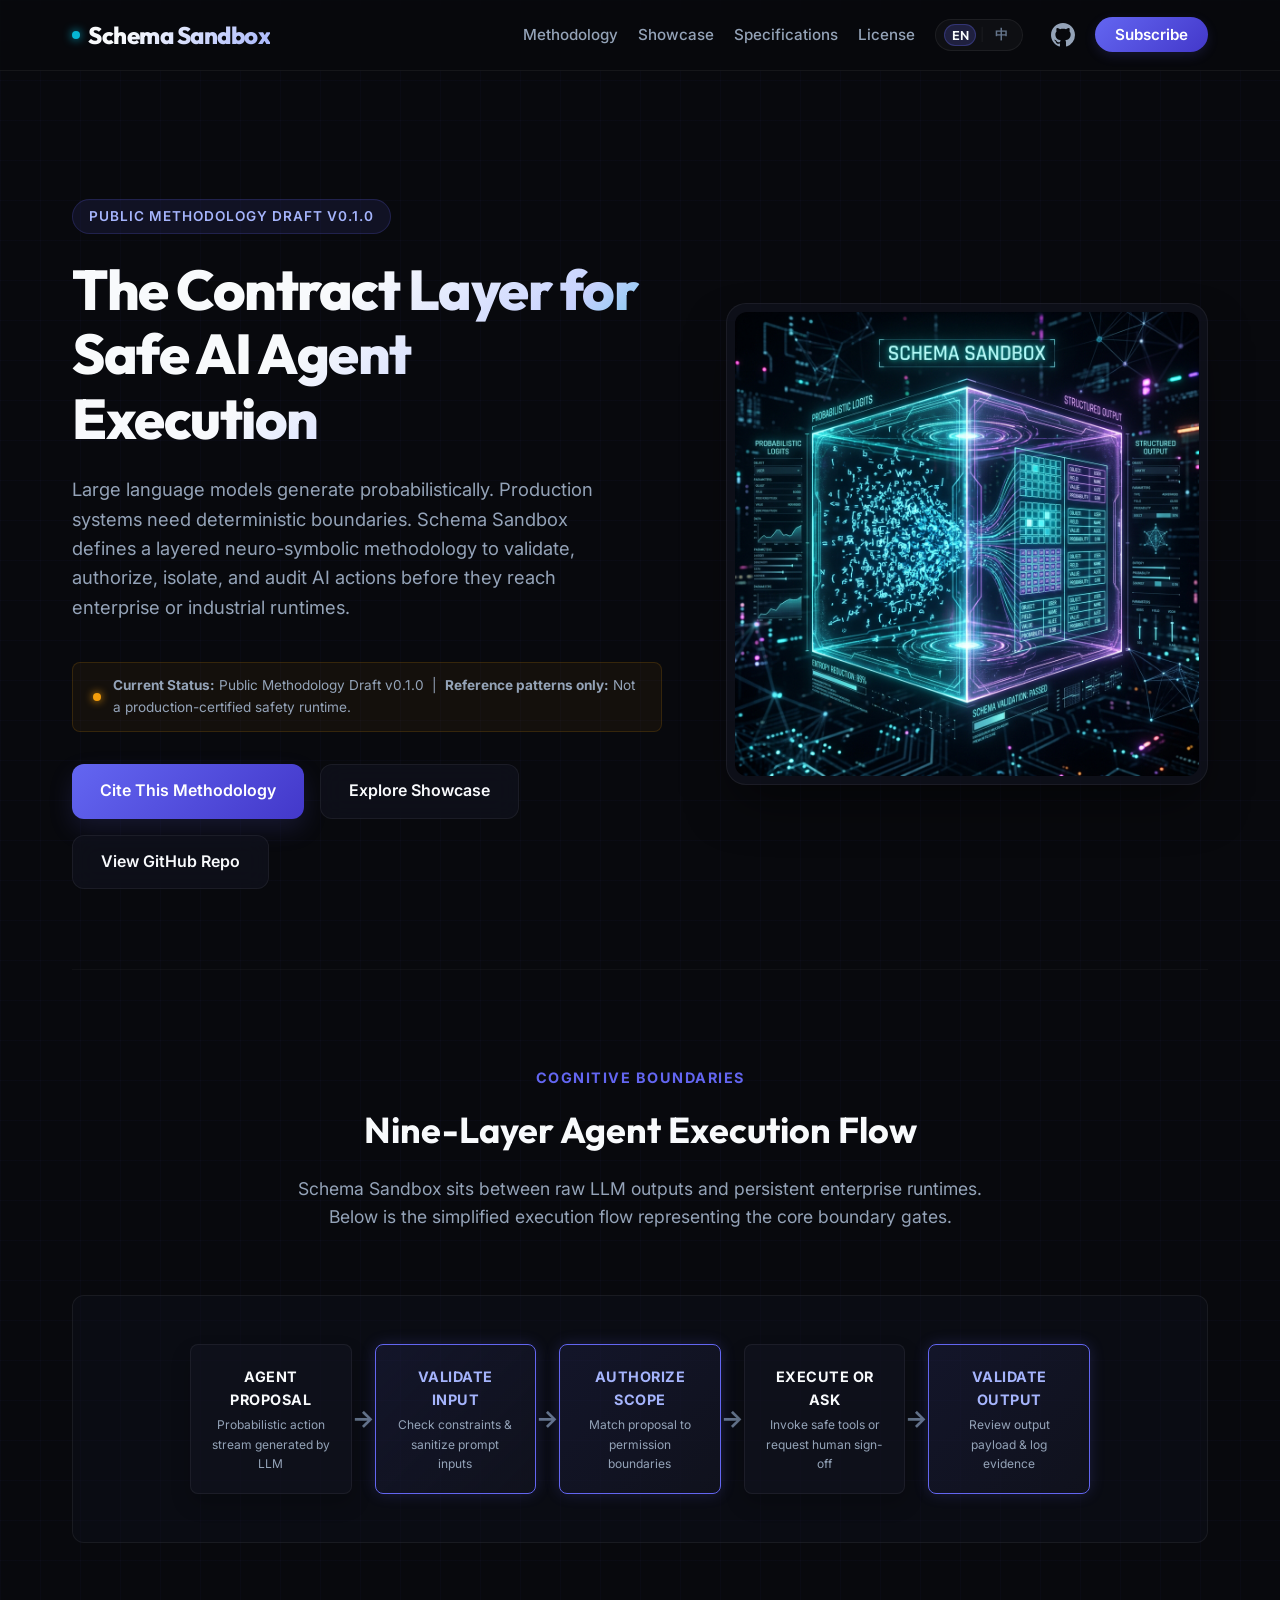
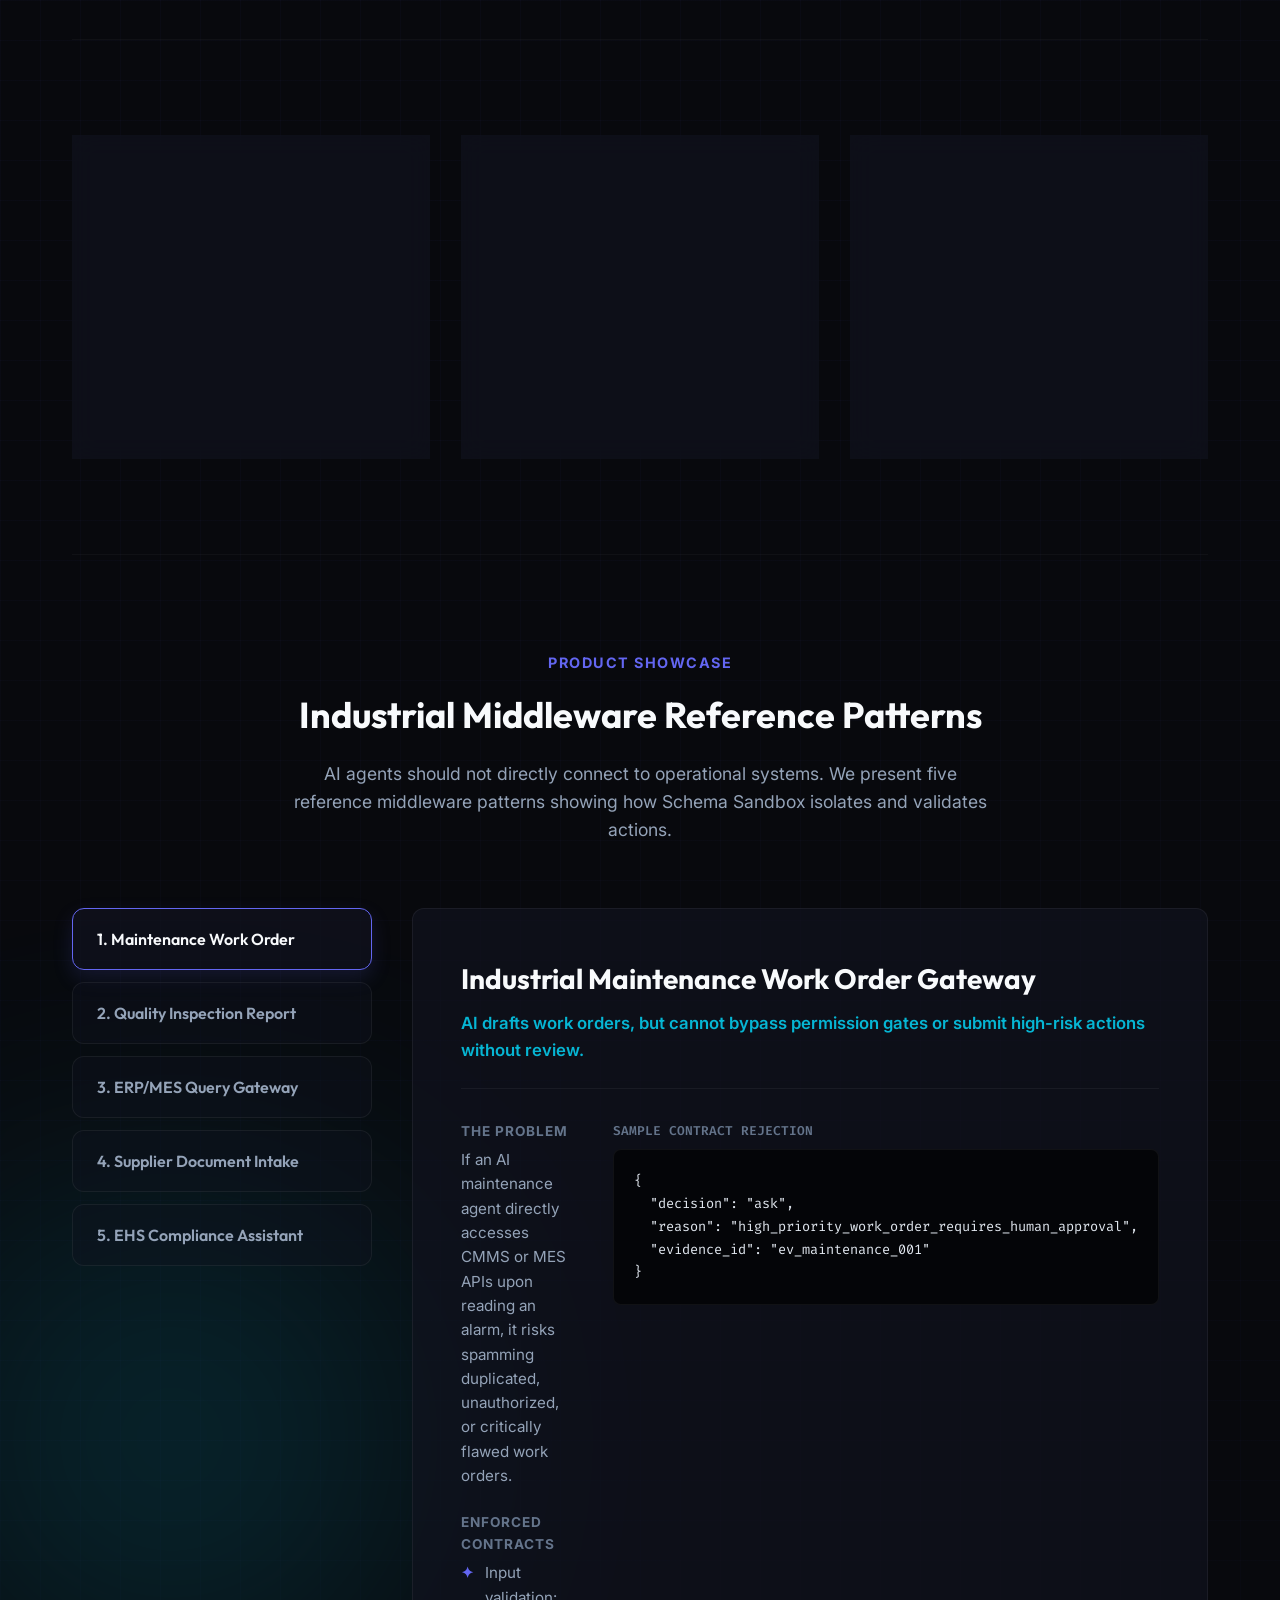
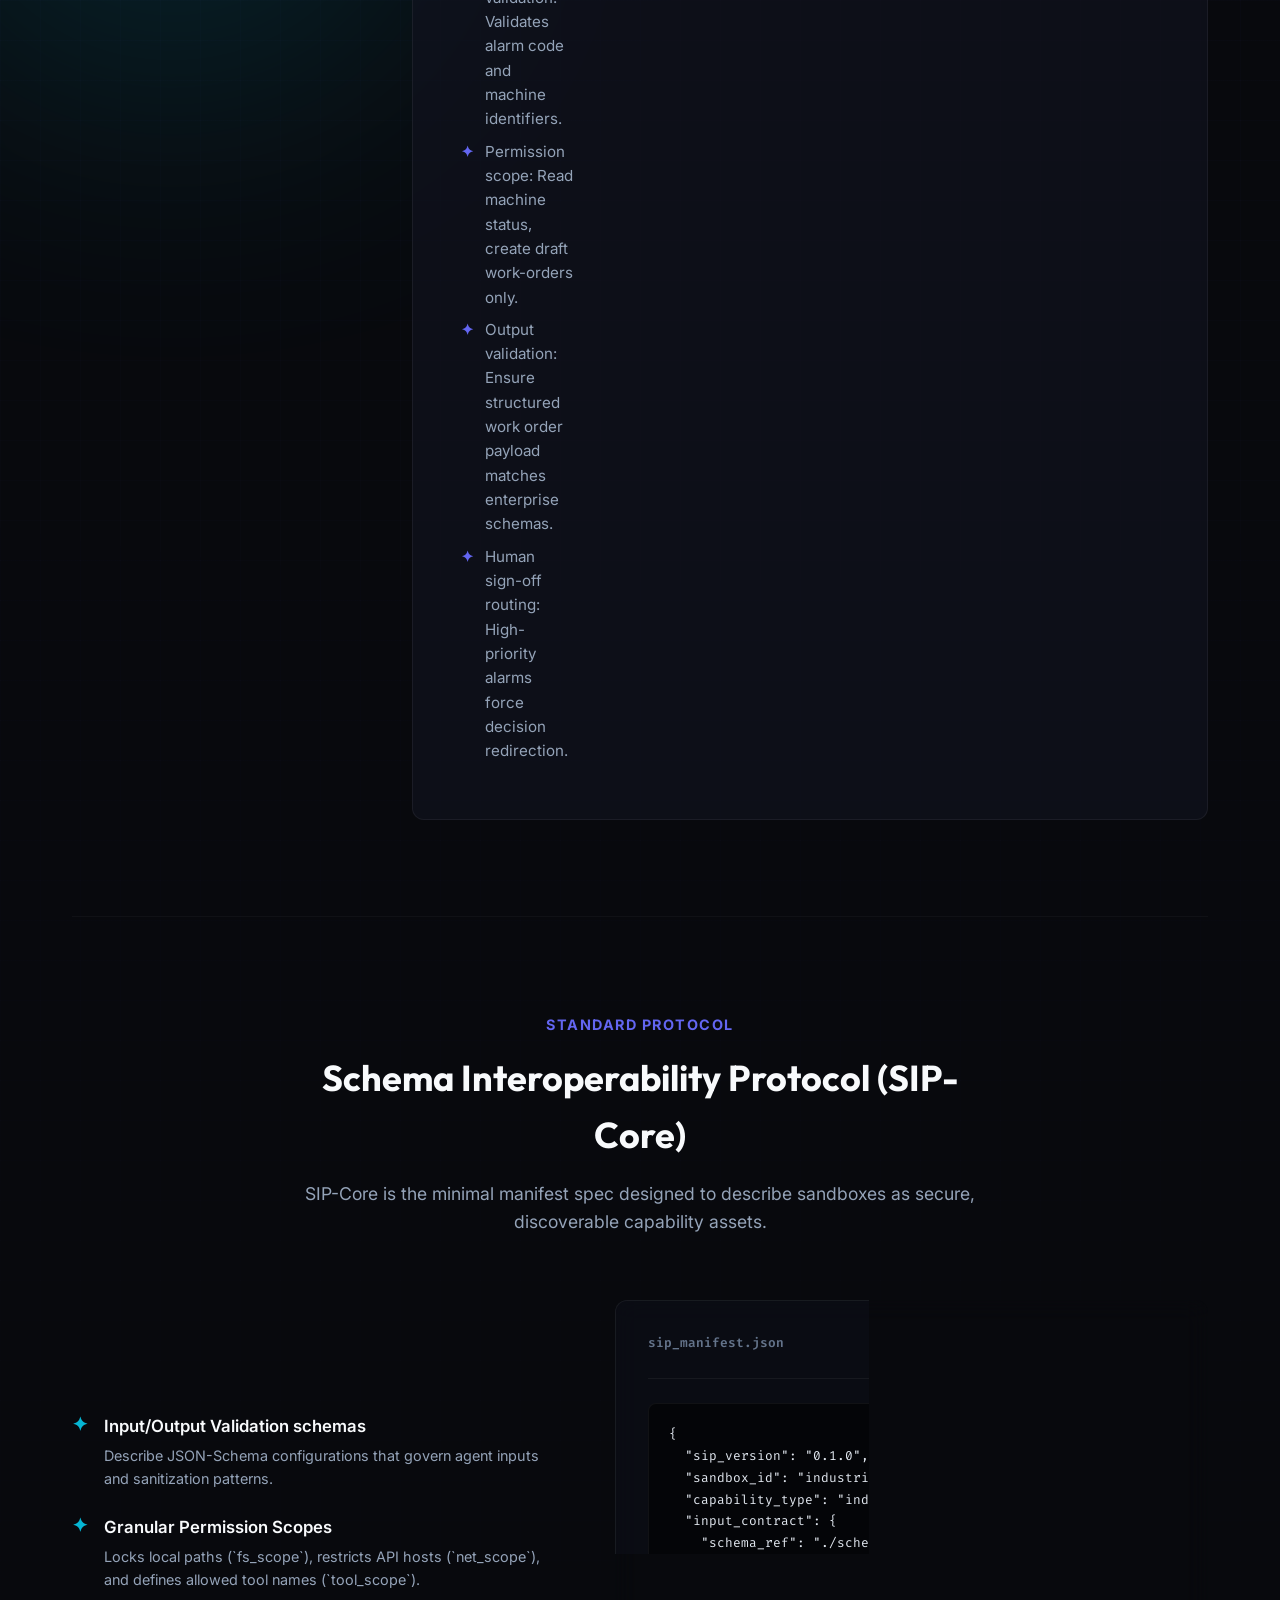
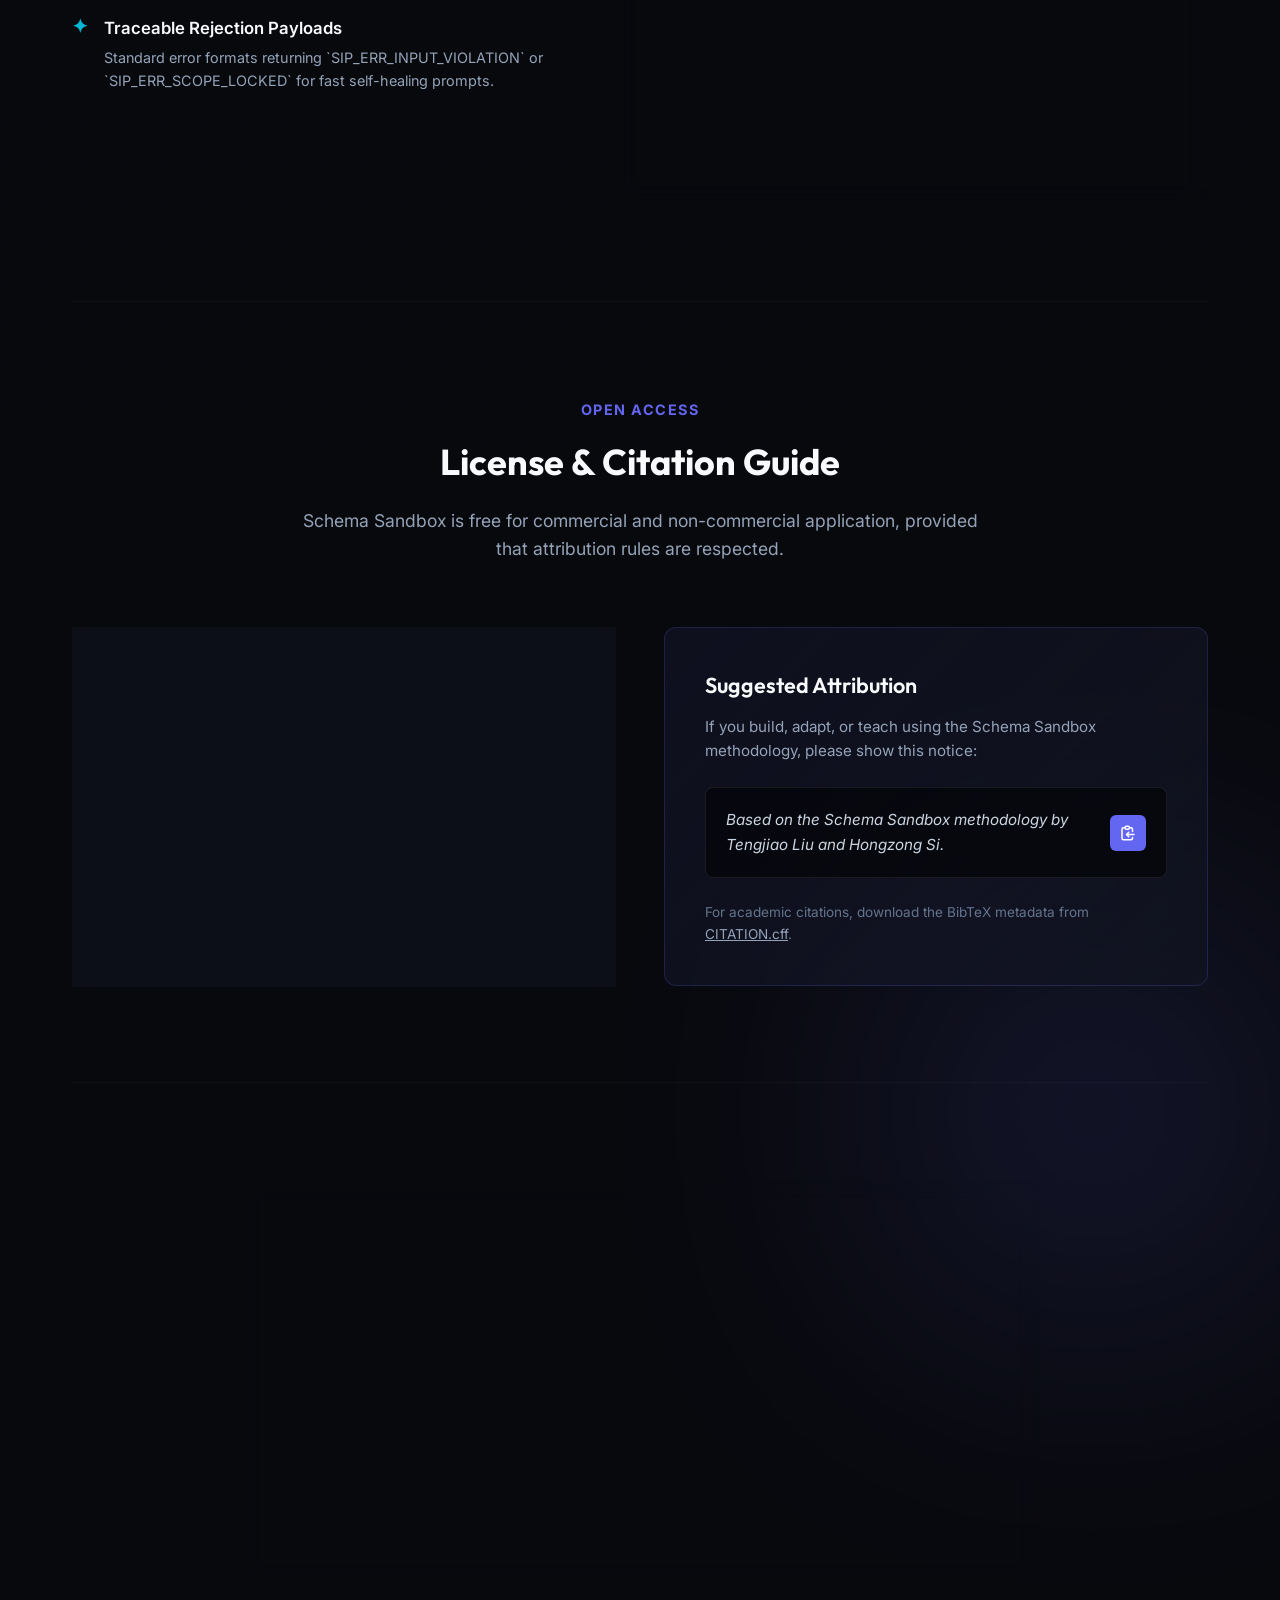
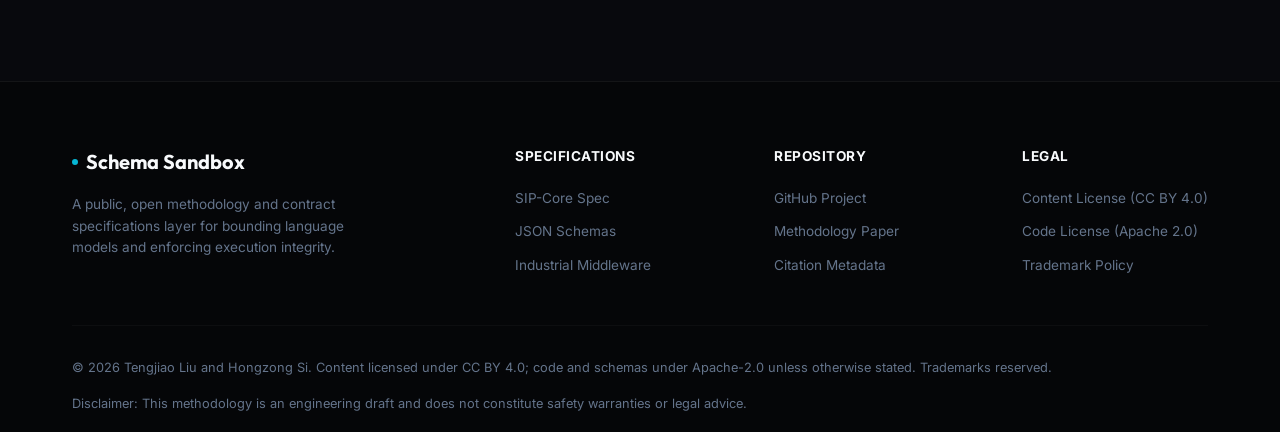
<file: index.html>
<!DOCTYPE html>
<html lang="en">
<head>
  <meta charset="UTF-8">
  <meta name="viewport" content="width=device-width, initial-scale=1.0">
  <title>Schema Sandbox - Contract Layer for Safe AI Agent Execution</title>
  <meta name="description" content="Schema Sandbox is a public methodology and contract layer between probabilistic language models and deterministic execution. Free for commercial use with attribution.">
  <link rel="icon" type="image/png" href="assets/schema_sandbox_logo.png">
  <link rel="stylesheet" href="website.css?v=1.0.3">
</head>
<body>

  <!-- Background Orbs -->
  <div class="glow-orb glow-1"></div>
  <div class="glow-orb glow-2"></div>
  <div class="glow-orb glow-3"></div>

  <!-- Header Navigation -->
  <header>
    <div class="nav-container">
      <a href="#" class="logo">
        <span class="logo-dot"></span>
        Schema Sandbox
      </a>
      <ul class="nav-menu">
        <li><a href="#methodology" class="nav-link"><span class="lang-en">Methodology</span><span class="lang-cn">方法论</span></a></li>
        <li><a href="#showcase" class="nav-link"><span class="lang-en">Showcase</span><span class="lang-cn">案例展示</span></a></li>
        <li><a href="#specifications" class="nav-link"><span class="lang-en">Specifications</span><span class="lang-cn">协议规范</span></a></li>
        <li><a href="#license" class="nav-link"><span class="lang-en">License</span><span class="lang-cn">授权与引用</span></a></li>
        <li>
          <div class="lang-switch">
            <button class="lang-btn active" data-lang="en" onclick="setLanguage('en')">EN</button>
            <span class="lang-divider">|</span>
            <button class="lang-btn" data-lang="cn" onclick="setLanguage('cn')">中</button>
          </div>
        </li>
        <li>
          <a href="https://github.com/liutengjiao/Schema-Sandbox" class="github-icon-link" target="_blank" aria-label="GitHub Repository">
            <svg height="24" width="24" viewBox="0 0 16 16" fill="currentColor">
              <path d="M8 0C3.58 0 0 3.58 0 8c0 3.54 2.29 6.53 5.47 7.59.4.07.55-.17.55-.38 0-.19-.01-.82-.01-1.49-2.01.37-2.53-.49-2.69-.94-.09-.23-.48-.94-.82-1.13-.28-.15-.68-.52-.01-.53.63-.01 1.08.58 1.23.82.72 1.21 1.87.87 2.33.66.07-.52.28-.87.51-1.07-1.78-.2-3.64-.89-3.64-3.95 0-.87.31-1.59.82-2.15-.08-.2-.36-1.02.08-2.12 0 0 .67-.21 2.2.82.64-.18 1.32-.27 2-.27.68 0 1.36.09 2 .27 1.53-1.04 2.2-.82 2.2-.82.44 1.1.16 1.92.08 2.12.51.56.82 1.27.82 2.15 0 3.07-1.87 3.75-3.65 3.95.29.25.54.73.54 1.48 0 1.07-.01 1.93-.01 2.2 0 .21.15.46.55.38A8.013 8.013 0 0016 8c0-4.42-3.58-8-8-8z"></path>
            </svg>
          </a>
        </li>
        <li><a href="#subscribe" class="nav-link nav-cta"><span class="lang-en">Subscribe</span><span class="lang-cn">订阅动态</span></a></li>
      </ul>
    </div>
  </header>

  <main class="container">
    <!-- Hero Section -->
    <section class="hero">
      <div class="hero-content">
        <span class="tagline lang-en">Public Methodology Draft v0.1.0</span>
        <span class="tagline lang-cn">公开方法学草案 v0.1.0</span>
        
        <h1 class="hero-title lang-en">The Contract Layer for Safe AI Agent Execution</h1>
        <h1 class="hero-title lang-cn">AI Agent 安全执行的合同层</h1>
        
        <p class="hero-desc lang-en">
          Large language models generate probabilistically. Production systems need deterministic boundaries. Schema Sandbox defines a layered neuro-symbolic methodology to validate, authorize, isolate, and audit AI actions before they reach enterprise or industrial runtimes.
        </p>
        <p class="hero-desc lang-cn">
          大语言模型是概率性生成的。生产环境系统在 Agent 调用工具、读写文件、访问 API 之前，需要确定性的边界。Schema Sandbox 定义了一个分层的 neuro-symbolic 方法论，在模型输出到达企业或工业运行时之前进行验证、授权、隔离和审计。
        </p>

        <div class="status-disclaimer">
          <div class="status-disclaimer-indicator"></div>
          <div class="status-disclaimer-text lang-en">
            <strong>Current Status:</strong> Public Methodology Draft v0.1.0 &nbsp;|&nbsp; <strong>Reference patterns only:</strong> Not a production-certified safety runtime.
          </div>
          <div class="status-disclaimer-text lang-cn">
            <strong>当前状态:</strong> 公开方法学草案 v0.1.0 &nbsp;|&nbsp; <strong>仅供参考:</strong> 非生产环境认证的安全运行环境。
          </div>
        </div>

        <div class="hero-ctas">
          <a href="#license" class="btn btn-primary">
            <span class="lang-en">Cite This Methodology</span>
            <span class="lang-cn">引用此方法论</span>
          </a>
          <a href="#showcase" class="btn btn-secondary">
            <span class="lang-en">Explore Showcase</span>
            <span class="lang-cn">浏览案例展示</span>
          </a>
          <a href="https://github.com/liutengjiao/Schema-Sandbox" class="btn btn-secondary" target="_blank">
            <span class="lang-en">View GitHub Repo</span>
            <span class="lang-cn">访问 GitHub 仓库</span>
          </a>
        </div>
      </div>
      <div class="hero-image-container">
        <div class="hero-image-wrapper">
          <img src="assets/schema_sandbox_concept.png" alt="Schema Sandbox Concept Diagram" class="hero-image">
        </div>
      </div>
    </section>

    <!-- Flow Diagram Section -->
    <section class="section" id="methodology">
      <div class="section-header">
        <span class="section-subtitle lang-en">Cognitive Boundaries</span>
        <span class="section-subtitle lang-cn">认知边界</span>
        
        <h2 class="section-title lang-en">Nine-Layer Agent Execution Flow</h2>
        <h2 class="section-title lang-cn">九层 Agent 执行流程</h2>
        
        <p class="section-desc lang-en">
          Schema Sandbox sits between raw LLM outputs and persistent enterprise runtimes. Below is the simplified execution flow representing the core boundary gates.
        </p>
        <p class="section-desc lang-cn">
          Schema Sandbox 介于原始 LLM 输出与持久化企业运行时之间。以下是核心边界网关的简化执行流程。
        </p>
      </div>

      <div class="flow-container">
        <div class="flow-step-wrapper">
          <div class="flow-step">
            <div class="flow-step-title lang-en">Agent Proposal</div>
            <div class="flow-step-title lang-cn">Agent 提案</div>
            <div class="flow-step-desc lang-en">Probabilistic action stream generated by LLM</div>
            <div class="flow-step-desc lang-cn">LLM 生成的概率性动作流</div>
          </div>
          <div class="flow-arrow">→</div>
          <div class="flow-step active-gate">
            <div class="flow-step-title lang-en">Validate Input</div>
            <div class="flow-step-title lang-cn">校验输入</div>
            <div class="flow-step-desc lang-en">Check constraints & sanitize prompt inputs</div>
            <div class="flow-step-desc lang-cn">检查约束并清理提示词输入</div>
          </div>
          <div class="flow-arrow">→</div>
          <div class="flow-step active-gate">
            <div class="flow-step-title lang-en">Authorize Scope</div>
            <div class="flow-step-title lang-cn">授权范围</div>
            <div class="flow-step-desc lang-en">Match proposal to permission boundaries</div>
            <div class="flow-step-desc lang-cn">将动作提案匹配至权限边界</div>
          </div>
          <div class="flow-arrow">→</div>
          <div class="flow-step">
            <div class="flow-step-title lang-en">Execute or Ask</div>
            <div class="flow-step-title lang-cn">执行或询问</div>
            <div class="flow-step-desc lang-en">Invoke safe tools or request human sign-off</div>
            <div class="flow-step-desc lang-cn">调用安全工具或请求人工签批</div>
          </div>
          <div class="flow-arrow">→</div>
          <div class="flow-step active-gate">
            <div class="flow-step-title lang-en">Validate Output</div>
            <div class="flow-step-title lang-cn">校验输出</div>
            <div class="flow-step-desc lang-en">Review output payload & log evidence</div>
            <div class="flow-step-desc lang-cn">审查输出数据并记录证据</div>
          </div>
        </div>
      </div>
    </section>

    <!-- Core Paradigms Section -->
    <section class="section">
      <div class="features-grid">
        <div class="glass-card">
          <div class="card-icon">
            <svg width="24" height="24" fill="none" stroke="currentColor" stroke-width="2" viewBox="0 0 24 24"><path stroke-linecap="round" stroke-linejoin="round" d="M9 12h6m-6 4h6m2 5H7a2 2 0 01-2-2V5a2 2 0 012-2h5.586a1 1 0 01.707.293l5.414 5.414a1 1 0 01.293.707V19a2 2 0 01-2 2z"></path></svg>
          </div>
          <h3 class="card-title lang-en">1. Capability Boundary</h3>
          <h3 class="card-title lang-cn">1. 能力边界</h3>
          <p class="card-desc lang-en">Defines what an agent is allowed to generate. Enforces strict input contracts, structured tool call grammars, and validation of outputs against formatting or semantic rules.</p>
          <p class="card-desc lang-cn">定义允许 Agent 生成的内容。强制执行严格的输入合同、结构化工具调用语法，并根据格式或语义规则校验输出。</p>
        </div>
        <div class="glass-card">
          <div class="card-icon">
            <svg width="24" height="24" fill="none" stroke="currentColor" stroke-width="2" viewBox="0 0 24 24"><path stroke-linecap="round" stroke-linejoin="round" d="M12 15v2m-6 4h12a2 2 0 002-2v-6a2 2 0 00-2-2H6a2 2 0 00-2 2v6a2 2 0 002 2zm10-10V7a4 4 0 00-8 0v4h8z"></path></svg>
          </div>
          <h3 class="card-title lang-en">2. Execution Boundary</h3>
          <h3 class="card-title lang-cn">2. 执行边界</h3>
          <p class="card-desc lang-en">Limits how actions are physically run. Enforces isolated workspace partitions, strict local filesystem boundaries, network access scopes, and conditional human approval escalations.</p>
          <p class="card-desc lang-cn">限制动作的物理运行方式。强制执行隔离的工作区分区、严格的本地文件系统边界、网络访问范围以及条件性人工审批升级。</p>
        </div>
        <div class="glass-card">
          <div class="card-icon">
            <svg width="24" height="24" fill="none" stroke="currentColor" stroke-width="2" viewBox="0 0 24 24"><path stroke-linecap="round" stroke-linejoin="round" d="M9 5H7a2 2 0 00-2 2v12a2 2 0 002 2h10a2 2 0 002-2V7a2 2 0 00-2-2h-2M9 5a2 2 0 002 2h2a2 2 0 002-2M9 5a2 2 0 012-2h2a2 2 0 012 2m-3 7h3m-3 4h3m-6-4h.01M9 16h.01"></path></svg>
          </div>
          <h3 class="card-title lang-en">3. Evidence Boundary</h3>
          <h3 class="card-title lang-cn">3. 证据边界</h3>
          <p class="card-desc lang-en">Ensures high traceability. Records input/output hashes, exact tool arguments, permission validation results, trace metadata, and tamper-proof evidence logs.</p>
          <p class="card-desc lang-cn">确保高度可追溯性。记录输入/输出哈希、精确的工具参数、权限校验结果、追踪元数据以及防篡改的证据日志。</p>
        </div>
      </div>
    </section>

    <!-- Industrial Middleware Showcase Section -->
    <section class="section" id="showcase">
      <div class="section-header">
        <span class="section-subtitle lang-en">Product Showcase</span>
        <span class="section-subtitle lang-cn">案例展示</span>
        
        <h2 class="section-title lang-en">Industrial Middleware Reference Patterns</h2>
        <h2 class="section-title lang-cn">工业级 AI 中间件参考模式</h2>
        
        <p class="section-desc lang-en">
          AI agents should not directly connect to operational systems. We present five reference middleware patterns showing how Schema Sandbox isolates and validates actions.
        </p>
        <p class="section-desc lang-cn">
          AI Agent 不应直接连接到生产系统。我们展示了五种参考中间件模式，以演示 Schema Sandbox 如何隔离和校验动作。
        </p>
      </div>

      <div class="showcase-container">
        <!-- Sidebar Tabs -->
        <div class="showcase-tabs">
          <button class="showcase-tab active" data-tab="tab-maintenance">
            <span class="lang-en">1. Maintenance Work Order</span>
            <span class="lang-cn">1. 设备维护工单</span>
          </button>
          <button class="showcase-tab" data-tab="tab-quality">
            <span class="lang-en">2. Quality Inspection Report</span>
            <span class="lang-cn">2. 质量检测报告</span>
          </button>
          <button class="showcase-tab" data-tab="tab-permission">
            <span class="lang-en">3. ERP/MES Query Gateway</span>
            <span class="lang-cn">3. ERP/MES 查询网关</span>
          </button>
          <button class="showcase-tab" data-tab="tab-intake">
            <span class="lang-en">4. Supplier Document Intake</span>
            <span class="lang-cn">4. 供应商文档录入</span>
          </button>
          <button class="showcase-tab" data-tab="tab-ehs">
            <span class="lang-en">5. EHS Compliance Assistant</span>
            <span class="lang-cn">5. EHS 安全合规助手</span>
          </button>
        </div>

        <!-- Detail Panels -->
        <!-- Panel 1 -->
        <div class="showcase-content active" id="tab-maintenance">
          <div class="showcase-header">
            <h3 class="showcase-title lang-en">Industrial Maintenance Work Order Gateway</h3>
            <h3 class="showcase-title lang-cn">设备维护工单网关</h3>
            
            <span class="showcase-one-line lang-en">AI drafts work orders, but cannot bypass permission gates or submit high-risk actions without review.</span>
            <span class="showcase-one-line lang-cn">AI 可以草拟维护工单，但不能绕过权限边界或在未经人工审批下提交高风险操作。</span>
          </div>
          <div class="showcase-body">
            <div class="showcase-details">
              <div>
                <h4 class="showcase-meta-title lang-en">The Problem</h4>
                <h4 class="showcase-meta-title lang-cn">面临问题</h4>
                <p class="showcase-meta-content lang-en">
                  If an AI maintenance agent directly accesses CMMS or MES APIs upon reading an alarm, it risks spamming duplicated, unauthorized, or critically flawed work orders.
                </p>
                <p class="showcase-meta-content lang-cn">
                  如果 AI 维护 Agent 在读取设备警报后直接调用 CMMS 或 MES API，可能会导致大量重复、越权或存在严重逻辑缺陷的工单被自动提交。
                </p>
              </div>
              <div>
                <h4 class="showcase-meta-title lang-en">Enforced Contracts</h4>
                <h4 class="showcase-meta-title lang-cn">强制执行合同</h4>
                
                <ul class="contract-list lang-en">
                  <li class="contract-item">Input validation: Validates alarm code and machine identifiers.</li>
                  <li class="contract-item">Permission scope: Read machine status, create draft work-orders only.</li>
                  <li class="contract-item">Output validation: Ensure structured work order payload matches enterprise schemas.</li>
                  <li class="contract-item">Human sign-off routing: High-priority alarms force decision redirection.</li>
                </ul>
                <ul class="contract-list lang-cn">
                  <li class="contract-item">输入校验：验证警报代码和设备标识符。</li>
                  <li class="contract-item">权限范围：读取设备状态，仅限创建工单草稿。</li>
                  <li class="contract-item">输出校验：确保生成的工单数据符合企业系统 Schema 规范。</li>
                  <li class="contract-item">人工审批路由：高优先级警报将强制重定向决策至人工审批。</li>
                </ul>
              </div>
            </div>
            <div class="showcase-code-wrapper">
              <span class="code-title lang-en">SAMPLE CONTRACT REJECTION</span>
              <span class="code-title lang-cn">合同拒绝返回包样例</span>
              <pre><code>{
  "decision": "ask",
  "reason": "high_priority_work_order_requires_human_approval",
  "evidence_id": "ev_maintenance_001"
}</code></pre>
            </div>
          </div>
        </div>

        <!-- Panel 2 -->
        <div class="showcase-content" id="tab-quality">
          <div class="showcase-header">
            <h3 class="showcase-title lang-en">Quality Inspection Report Contract</h3>
            <h3 class="showcase-title lang-cn">质量检测报告合同</h3>
            
            <span class="showcase-one-line lang-en">AI generates inspection reports, but must satisfy field validation and forbidden-claim constraints.</span>
            <span class="showcase-one-line lang-cn">AI 可以生成质检报告，但必须满足字段、数据证据和禁用词约束。</span>
          </div>
          <div class="showcase-body">
            <div class="showcase-details">
              <div>
                <h4 class="showcase-meta-title lang-en">The Problem</h4>
                <h4 class="showcase-meta-title lang-cn">面临问题</h4>
                <p class="showcase-meta-content lang-en">
                  AI-generated quality reports often hallucinate claims of certitude, omit required batch references, or state compliant status unsupported by actual raw test scores.
                </p>
                <p class="showcase-meta-content lang-cn">
                  AI 生成的报告可能遗漏关键批次引用、过度承诺合格性，或者得出没有真实测试数据支持的结论。
                </p>
              </div>
              <div>
                <h4 class="showcase-meta-title lang-en">Enforced Contracts</h4>
                <h4 class="showcase-meta-title lang-cn">强制执行合同</h4>
                
                <ul class="contract-list lang-en">
                  <li class="contract-item">Required fields: Batch ID, inspector key, raw value, tolerance limits.</li>
                  <li class="contract-item">Forbidden patterns: Denies marketing-speak like "100% compliant" or "guaranteed defect-free".</li>
                  <li class="contract-item">Evidence binding: Forces cryptographic signature matching of input test records.</li>
                </ul>
                <ul class="contract-list lang-cn">
                  <li class="contract-item">必要字段：批次 ID、质检员密钥、原始测量值、容差范围。</li>
                  <li class="contract-item">禁用模式：禁止使用“100%合格”或“保证无缺陷”等营销辞令，除非有真实检测数据支撑。</li>
                  <li class="contract-item">证据绑定：强制对输入测试记录进行加密数字签名包装。</li>
                </ul>
              </div>
            </div>
            <div class="showcase-code-wrapper">
              <span class="code-title lang-en">SAMPLE CONTRACT REJECTION</span>
              <span class="code-title lang-cn">合同拒绝返回包样例</span>
              <pre><code>{
  "decision": "reject",
  "reason": "forbidden_pattern_matched",
  "detail": {
    "field": "conclusion",
    "value": "This batch is 100% compliant and guaranteed safe."
  }
}</code></pre>
            </div>
          </div>
        </div>

        <!-- Panel 3 -->
        <div class="showcase-content" id="tab-permission">
          <div class="showcase-header">
            <h3 class="showcase-title lang-en">ERP / MES Permission Gateway</h3>
            <h3 class="showcase-title lang-cn">ERP / MES 查询网关</h3>
            
            <span class="showcase-one-line lang-en">No direct database connections. AI queries pass through schema permission layers and field filters.</span>
            <span class="showcase-one-line lang-cn">禁止直接连接数据库。所有的 AI 查询都必须经过 Schema 权限层和字段过滤。</span>
          </div>
          <div class="showcase-body">
            <div class="showcase-details">
              <div>
                <h4 class="showcase-meta-title lang-en">The Problem</h4>
                <h4 class="showcase-meta-title lang-cn">面临问题</h4>
                <p class="showcase-meta-content lang-en">
                  General-purpose AI agents can generate direct queries that request restricted operational logs, leak customer databases, or leak cross-partition organizational data.
                </p>
                <p class="showcase-meta-content lang-cn">
                  通用型 AI Agent 可能会生成直接的数据库查询，从而获取受限的运营日志、泄露客户数据库或跨隔离区读取数据。
                </p>
              </div>
              <div>
                <h4 class="showcase-meta-title lang-en">Enforced Contracts</h4>
                <h4 class="showcase-meta-title lang-cn">强制执行合同</h4>
                
                <ul class="contract-list lang-en">
                  <li class="contract-item">Role-aware scope: Maps agent session key to specific tables and query actions.</li>
                  <li class="contract-item">Field-level sanitization: Automatically strips or hashes sensitive fields.</li>
                  <li class="contract-item">Deny-by-default: Rejects any ambiguous or multi-join operations.</li>
                </ul>
                <ul class="contract-list lang-cn">
                  <li class="contract-item">角色感知范围：将 Agent 会话密钥映射到特定的表和查询动作。</li>
                  <li class="contract-item">字段级脱敏：自动剥离或哈希敏感字段。</li>
                  <li class="contract-item">默认拒绝：拒绝任何模糊的或包含多表关联的操作。</li>
                </ul>
              </div>
            </div>
            <div class="showcase-code-wrapper">
              <span class="code-title lang-en">SAMPLE CONTRACT REJECTION</span>
              <span class="code-title lang-cn">合同拒绝返回包样例</span>
              <pre><code>{
  "decision": "reject",
  "reason": "scope_violation",
  "detail": {
    "proposed_action": "ERP.readPayrollData",
    "error": "action_outside_allowed_tool_scope"
  }
}</code></pre>
            </div>
          </div>
        </div>

        <!-- Panel 4 -->
        <div class="showcase-content" id="tab-intake">
          <div class="showcase-header">
            <h3 class="showcase-title lang-en">Supplier Document Intake</h3>
            <h3 class="showcase-title lang-cn">供应商文档录入</h3>
            
            <span class="showcase-one-line lang-en">AI parses supplier documents, but only validated, structured records enter enterprise systems.</span>
            <span class="showcase-one-line lang-cn">AI 可以从非结构化文档中提取供应商信息，但只有经过校验的字段才能写入业务系统。</span>
          </div>
          <div class="showcase-body">
            <div class="showcase-details">
              <div>
                <h4 class="showcase-meta-title lang-en">The Problem</h4>
                <h4 class="showcase-meta-title lang-cn">面临问题</h4>
                <p class="showcase-meta-content lang-en">
                  Invoices, packing list attachments, and emails contain highly irregular data formats. Unvalidated AI extraction leads to corrupt database records.
                </p>
                <p class="showcase-meta-content lang-cn">
                  发票、装箱单附件和电子邮件包含极不规则的数据格式。未经校验的 AI 提取会导致数据库记录混乱或损坏。
                </p>
              </div>
              <div>
                <h4 class="showcase-meta-title lang-en">Enforced Contracts</h4>
                <h4 class="showcase-meta-title lang-cn">强制执行合同</h4>
                
                <ul class="contract-list lang-en">
                  <li class="contract-item">Required structures: Supplier name, registry code, tax identifier, currency.</li>
                  <li class="contract-item">Schema checking: Enforces ISO country boundaries and correct postal formats.</li>
                  <li class="contract-item">Fallback logic: Auto-sends missing field complaints back to the supplier.</li>
                </ul>
                <ul class="contract-list lang-cn">
                  <li class="contract-item">必需结构：供应商名称、注册码、税号、货币类型。</li>
                  <li class="contract-item">Schema 检查：强制执行 ISO 国家代码边界和正确的邮编格式。</li>
                  <li class="contract-item">回退逻辑：自动将缺失字段的申诉意见发送回供应商。</li>
                </ul>
              </div>
            </div>
            <div class="showcase-code-wrapper">
              <span class="code-title lang-en">SAMPLE CONTRACT REJECTION</span>
              <span class="code-title lang-cn">合同拒绝返回包样例</span>
              <pre><code>{
  "decision": "reject",
  "reason": "missing_required_fields",
  "detail": {
    "missing": [
      "registration_number"
    ],
    "action": "provide_fallback_or_ask_supplier"
  }
}</code></pre>
            </div>
          </div>
        </div>

        <!-- Panel 5 -->
        <div class="showcase-content" id="tab-ehs">
          <div class="showcase-header">
            <h3 class="showcase-title lang-en">EHS Compliance Assistant</h3>
            <h3 class="showcase-title lang-cn">EHS 安全合规助手</h3>
            
            <span class="showcase-one-line lang-en">AI drafts EHS incident responses, but critical safety classifications require human verification.</span>
            <span class="showcase-one-line lang-cn">AI 可以起草 EHS 事故纠正措施，但关键的安全分类和建议需要明确的人工审核。</span>
          </div>
          <div class="showcase-body">
            <div class="showcase-details">
              <div>
                <h4 class="showcase-meta-title lang-en">The Problem</h4>
                <h4 class="showcase-meta-title lang-cn">面临问题</h4>
                <p class="showcase-meta-content lang-en">
                  Environmental, Health, and Safety (EHS) logs are legally binding. AI recommendations could ignore mandatory safety escalation rules or omit vital hazard notices.
                </p>
                <p class="showcase-meta-content lang-cn">
                  环境、健康和安全（EHS）日志具有法律效力。AI 的建议如果忽略了强制性安全升级规则或遗漏了危害警示，将带来合规风险。
                </p>
              </div>
              <div>
                <h4 class="showcase-meta-title lang-en">Enforced Contracts</h4>
                <h4 class="showcase-meta-title lang-cn">强制执行合同</h4>
                
                <ul class="contract-list lang-en">
                  <li class="contract-item">Input provenance check: Ensures report inputs originate from verified sensors.</li>
                  <li class="contract-item">Safety keyword triggers: Red-flags sentences requesting immediate containment.</li>
                  <li class="contract-item">Verification logs: Collects evidence files showing human confirmation of safety codes.</li>
                </ul>
                <ul class="contract-list lang-cn">
                  <li class="contract-item">数据源验证：确保报告输入来自于通过验证的传感器。</li>
                  <li class="contract-item">安全词触发：红色警示任何包含紧急控制或泄露等敏感词的句子。</li>
                  <li class="contract-item">验证日志：收集记录了安全代码的人工确认凭证的证据文件。</li>
                </ul>
              </div>
            </div>
            <div class="showcase-code-wrapper">
              <span class="code-title lang-en">SAMPLE CONTRACT REJECTION</span>
              <span class="code-title lang-cn">合同拒绝返回包样例</span>
              <pre><code>{
  "decision": "ask",
  "reason": "high_risk_corrective_action_detected",
  "detail": {
    "trigger_field": "priority",
    "trigger_value": "immediate_escalation_required"
  }
}</code></pre>
            </div>
          </div>
        </div>

      </div>
    </section>

    <!-- Specifications Section -->
    <section class="section" id="specifications">
      <div class="section-header">
        <span class="section-subtitle lang-en">Standard Protocol</span>
        <span class="section-subtitle lang-cn">标准协议</span>
        
        <h2 class="section-title lang-en">Schema Interoperability Protocol (SIP-Core)</h2>
        <h2 class="section-title lang-cn">Schema 互操作协议 (SIP-Core)</h2>
        
        <p class="section-desc lang-en">
          SIP-Core is the minimal manifest spec designed to describe sandboxes as secure, discoverable capability assets.
        </p>
        <p class="section-desc lang-cn">
          SIP-Core 是最小清单规范，旨在将沙箱描述为安全、可发现的“能力资产”。
        </p>
      </div>

      <div class="specs-grid">
        <div class="specs-features">
          <div class="spec-feature">
            <div class="spec-feature-icon">✦</div>
            <div>
              <h4 class="spec-feature-title lang-en">Input/Output Validation schemas</h4>
              <h4 class="spec-feature-title lang-cn">输入/输出校验 Schema</h4>
              <p class="spec-feature-desc lang-en">Describe JSON-Schema configurations that govern agent inputs and sanitization patterns.</p>
              <p class="spec-feature-desc lang-cn">描述控制 Agent 输入和脱敏规则的 JSON-Schema 配置。</p>
            </div>
          </div>
          <div class="spec-feature">
            <div class="spec-feature-icon">✦</div>
            <div>
              <h4 class="spec-feature-title lang-en">Granular Permission Scopes</h4>
              <h4 class="spec-feature-title lang-cn">细粒度的权限范围</h4>
              <p class="spec-feature-desc lang-en">Locks local paths (`fs_scope`), restricts API hosts (`net_scope`), and defines allowed tool names (`tool_scope`).</p>
              <p class="spec-feature-desc lang-cn">锁定本地路径 (`fs_scope`)，限制 API 主机 (`net_scope`)，并限制允许的工具名称 (`tool_scope`)。</p>
            </div>
          </div>
          <div class="spec-feature">
            <div class="spec-feature-icon">✦</div>
            <div>
              <h4 class="spec-feature-title lang-en">Traceable Rejection Payloads</h4>
              <h4 class="spec-feature-title lang-cn">可追溯的拒绝负载</h4>
              <p class="spec-feature-desc lang-en">Standard error formats returning `SIP_ERR_INPUT_VIOLATION` or `SIP_ERR_SCOPE_LOCKED` for fast self-healing prompts.</p>
              <p class="spec-feature-desc lang-cn">标准错误格式，向 Agent 返回冲突字段以实现自我修复（Self-healing Prompt）。</p>
            </div>
          </div>
        </div>

        <div class="spec-preview-card">
          <div class="spec-preview-header">
            <span class="code-title">sip_manifest.json</span>
            <span class="spec-preview-badge">SIP v0.1.0</span>
          </div>
          <pre style="margin:0;"><code style="font-size:0.8rem;">{
  "sip_version": "0.1.0",
  "sandbox_id": "industrial_maintenance_workorder",
  "capability_type": "industrial.workorder.gateway",
  "input_contract": {
    "schema_ref": "./schemas/input.schema.json",
    "sanitize_input": true
  },
  "permission_scope": {
    "fs_scope": ["./workspace/reports"],
    "net_scope": ["mes.example.com:443"],
    "tool_scope": ["MES.readStatus", "MES.createWorkOrder"],
    "human_approval": true
  }
}</code></pre>
        </div>
      </div>
    </section>

    <!-- Licensing & Citation -->
    <section class="section" id="license">
      <div class="section-header">
        <span class="section-subtitle lang-en">Open Access</span>
        <span class="section-subtitle lang-cn">开放访问</span>
        
        <h2 class="section-title lang-en">License & Citation Guide</h2>
        <h2 class="section-title lang-cn">开源许可与引用指南</h2>
        
        <p class="section-desc lang-en">
          Schema Sandbox is free for commercial and non-commercial application, provided that attribution rules are respected.
        </p>
        <p class="section-desc lang-cn">
          Schema Sandbox 免费向商业和非商业应用开放，但需严格遵守署名与引用规则。
        </p>
      </div>

      <div class="license-grid">
        <!-- License Card -->
        <div class="glass-card" style="display:flex; flex-direction:column; justify-content:space-between;">
          <div>
            <h3 class="card-title lang-en">Dual Open-Source License</h3>
            <h3 class="card-title lang-cn">双重开源许可证</h3>
            
            <p class="card-desc lang-en" style="margin-bottom:1.5rem;">
              The Schema Sandbox repository operates on a split license:
            </p>
            <p class="card-desc lang-cn" style="margin-bottom:1.5rem;">
              Schema Sandbox 仓库采用分层许可证结构：
            </p>
            
            <ul class="contract-list lang-en" style="margin-bottom:1.5rem;">
              <li class="contract-item"><strong>Content & Methodology</strong>: Licensed under Creative Commons Attribution 4.0 International (<a href="https://creativecommons.org/licenses/by/4.0/" target="_blank" style="color:var(--secondary); text-decoration:none;">CC BY 4.0</a>).</li>
              <li class="contract-item"><strong>Code & JSON Schemas</strong>: Provided under the <a href="https://www.apache.org/licenses/LICENSE-2.0" target="_blank" style="color:var(--secondary); text-decoration:none;">Apache License 2.0</a>.</li>
            </ul>
            <ul class="contract-list lang-cn" style="margin-bottom:1.5rem;">
              <li class="contract-item"><strong>内容与方法论</strong>：采用 Creative Commons Attribution 4.0 International (<a href="https://creativecommons.org/licenses/by/4.0/" target="_blank" style="color:var(--secondary); text-decoration:none;">CC BY 4.0</a>) 许可。</li>
              <li class="contract-item"><strong>代码与 JSON Schema</strong>：采用 <a href="https://www.apache.org/licenses/LICENSE-2.0" target="_blank" style="color:var(--secondary); text-decoration:none;">Apache 2.0</a> 开源许可证。</li>
            </ul>
            
            <p class="card-desc lang-en" style="font-size:0.85rem; color:var(--text-muted);">
              Note: Trademark names "Schema Sandbox" and "SIP" are reserved. See <a href="https://github.com/liutengjiao/Schema-Sandbox/blob/main/TRADEMARK.md" target="_blank" style="color:var(--text-secondary); text-decoration:underline;">TRADEMARK.md</a> for guidelines.
            </p>
            <p class="card-desc lang-cn" style="font-size:0.85rem; color:var(--text-muted);">
              注意：Schema Sandbox 和 SIP 等商标权保留。详见 <a href="https://github.com/liutengjiao/Schema-Sandbox/blob/main/TRADEMARK.md" target="_blank" style="color:var(--text-secondary); text-decoration:underline;">TRADEMARK.md</a> 准则。
            </p>
          </div>
        </div>

        <!-- Attribution Card -->
        <div class="attribution-card">
          <div>
            <h3 class="card-title lang-en">Suggested Attribution</h3>
            <h3 class="card-title lang-cn">建议署名鸣谢</h3>
            
            <p class="card-desc lang-en">
              If you build, adapt, or teach using the Schema Sandbox methodology, please show this notice:
            </p>
            <p class="card-desc lang-cn">
              如果您基于 Schema Sandbox 进行二次开发、适配或教学，请展示此鸣谢声明：
            </p>
            
            <div class="attribution-box">
              <span class="attribution-text lang-en" id="attribution-text-copy-en">Based on the Schema Sandbox methodology by Tengjiao Liu and Hongzong Si.</span>
              <span class="attribution-text lang-cn" id="attribution-text-copy-cn">基于 Tengjiao Liu 与 Hongzong Si 的 Schema Sandbox 方法论。</span>
              <button class="copy-btn" onclick="copyAttribution()" aria-label="Copy Attribution text">
                <svg width="18" height="18" fill="none" stroke="currentColor" stroke-width="2" viewBox="0 0 24 24">
                  <path stroke-linecap="round" stroke-linejoin="round" d="M8 5H6a2 2 0 00-2 2v12a2 2 0 002 2h10a2 2 0 002-2v-1M8 5a2 2 0 002 2h2a2 2 0 002-2M8 5a2 2 0 012-2h2a2 2 0 012 2m0 0h2a2 2 0 012 2v3m2 4H10m0 0l3-3m-3 3l3 3"></path>
                </svg>
              </button>
              <div class="copied-toast" id="copy-toast">Copied!</div>
            </div>
            
            <p class="card-desc lang-en" style="font-size:0.85rem; color:var(--text-muted);">
              For academic citations, download the BibTeX metadata from <a href="https://github.com/liutengjiao/Schema-Sandbox/blob/main/CITATION.cff" target="_blank" style="color:var(--text-secondary); text-decoration:underline;">CITATION.cff</a>.
            </p>
            <p class="card-desc lang-cn" style="font-size:0.85rem; color:var(--text-muted);">
              学术引用请从 <a href="https://github.com/liutengjiao/Schema-Sandbox/blob/main/CITATION.cff" target="_blank" style="color:var(--text-secondary); text-decoration:underline;">CITATION.cff</a> 下载 BibTeX 元数据。
            </p>
          </div>
        </div>
      </div>
    </section>

    <!-- Substack Newsletter Section -->
    <section class="section" id="subscribe" style="border-bottom:none;">
      <div class="subscribe-card">
        <h2 class="subscribe-title lang-en">Subscribe to the Specification Updates</h2>
        <h2 class="subscribe-title lang-cn">订阅协议演进动态</h2>
        
        <p class="subscribe-desc lang-en">
          Sign up to receive draft revisions of the Schema Interoperability Protocol (SIP-Core), case studies, and safety updates. Join the registry of commercial adopters.
        </p>
        <p class="subscribe-desc lang-cn">
          登记获取 Schema 互操作协议 (SIP-Core) 草案修订、案例研究与安全通告。欢迎加入商业采纳者目录。
        </p>
        
        <!-- 
          TODO: Once you set up your Substack publication, replace "https://substack.com" with your Substack subscription URL.
          For example: "https://schemasandbox.substack.com/subscription"
        -->
        <form class="subscribe-form" action="https://substack.com" method="GET" target="_blank">
          <input type="email" name="email" class="subscribe-input lang-en" placeholder="Enter your email address" required aria-label="Email address">
          <input type="email" name="email" class="subscribe-input lang-cn" placeholder="输入您的电子邮箱" required aria-label="Email address">
          <button type="submit" class="btn btn-primary btn-substack">
            <span class="lang-en">Subscribe via Substack</span>
            <span class="lang-cn">通过 Substack 订阅</span>
          </button>
        </form>
        
        <p class="subscribe-tip lang-en">
          Official Registry: Adopters who wish to be listed on our website showcase can <a href="https://github.com/liutengjiao/Schema-Sandbox/issues" target="_blank">open a GitHub issue</a>.
        </p>
        <p class="subscribe-tip lang-cn">
          官方登记处：希望被列入我们网站案例展示的采纳者，可直接在 GitHub 上 <a href="https://github.com/liutengjiao/Schema-Sandbox/issues" target="_blank">提交 Issue</a>。
        </p>
      </div>
    </section>

  </main>

  <!-- Footer -->
  <footer>
    <div class="container">
      <div class="footer-content">
        <div class="footer-brand">
          <a href="#" class="footer-logo">
            <span class="footer-logo-dot"></span>
            Schema Sandbox
          </a>
          <p class="footer-desc lang-en">
            A public, open methodology and contract specifications layer for bounding language models and enforcing execution integrity.
          </p>
          <p class="footer-desc lang-cn">
            一个公开、开放的方法论和合同规范层，用于限定语言模型并强制执行执行完整性。
          </p>
        </div>
        
        <div class="footer-links-col">
          <span class="footer-link-title lang-en">Specifications</span>
          <span class="footer-link-title lang-cn">协议规范</span>
          <a href="https://github.com/liutengjiao/Schema-Sandbox/blob/main/specs/sip-core-v0.1.md" class="footer-link" target="_blank">SIP-Core Spec</a>
          <a href="https://github.com/liutengjiao/Schema-Sandbox/tree/main/schemas" class="footer-link" target="_blank">JSON Schemas</a>
          <a href="https://github.com/liutengjiao/Schema-Sandbox/tree/main/industrial" class="footer-link" target="_blank">Industrial Middleware</a>
        </div>
        
        <div class="footer-links-col">
          <span class="footer-link-title lang-en">Repository</span>
          <span class="footer-link-title lang-cn">托管仓库</span>
          <a href="https://github.com/liutengjiao/Schema-Sandbox" class="footer-link" target="_blank">GitHub Project</a>
          <a href="https://github.com/liutengjiao/Schema-Sandbox/blob/main/papers/schema-sandbox-nine-layer-public-methodology-draft.md" class="footer-link" target="_blank">Methodology Paper</a>
          <a href="https://github.com/liutengjiao/Schema-Sandbox/blob/main/CITATION.cff" class="footer-link" target="_blank">Citation Metadata</a>
        </div>
        
        <div class="footer-links-col">
          <span class="footer-link-title lang-en">Legal</span>
          <span class="footer-link-title lang-cn">法律条款</span>
          <a href="https://github.com/liutengjiao/Schema-Sandbox/blob/main/LICENSE-CONTENT.md" class="footer-link" target="_blank">Content License (CC BY 4.0)</a>
          <a href="https://github.com/liutengjiao/Schema-Sandbox/blob/main/LICENSE-CODE.md" class="footer-link" target="_blank">Code License (Apache 2.0)</a>
          <a href="https://github.com/liutengjiao/Schema-Sandbox/blob/main/TRADEMARK.md" class="footer-link" target="_blank">Trademark Policy</a>
        </div>
      </div>
      
      <div class="footer-bottom">
        <p class="lang-en">&copy; 2026 Tengjiao Liu and Hongzong Si. Content licensed under CC BY 4.0; code and schemas under Apache-2.0 unless otherwise stated. Trademarks reserved.</p>
        <p class="lang-cn">&copy; 2026 Tengjiao Liu 与 Hongzong Si。内容采用 CC BY 4.0 许可；代码与 Schema 采用 Apache-2.0 许可证。保留商标所有权。</p>
        
        <p class="lang-en">Disclaimer: This methodology is an engineering draft and does not constitute safety warranties or legal advice.</p>
        <p class="lang-cn">免责声明：本方法论属于工程草案，不构成安全保证或法律建议。</p>
      </div>
    </div>
  </footer>

  <!-- Scripts -->
  <script>
    // Tab switching logic for showcases
    document.querySelectorAll('.showcase-tab').forEach(tab => {
      tab.addEventListener('click', () => {
        document.querySelectorAll('.showcase-tab').forEach(t => t.classList.remove('active'));
        document.querySelectorAll('.showcase-content').forEach(c => c.classList.remove('active'));
        
        tab.classList.add('active');
        const contentId = tab.getAttribute('data-tab');
        document.getElementById(contentId).classList.add('active');
      });
    });

    // Copy to clipboard logic
    function copyAttribution() {
      const activeLang = document.documentElement.getAttribute('lang') || 'en';
      const textId = activeLang === 'cn' ? 'attribution-text-copy-cn' : 'attribution-text-copy-en';
      const text = document.getElementById(textId).innerText;
      
      navigator.clipboard.writeText(text).then(() => {
        const toast = document.getElementById('copy-toast');
        toast.classList.add('show');
        setTimeout(() => {
          toast.classList.remove('show');
        }, 2000);
      }).catch(err => {
        console.error('Failed to copy text: ', err);
      });
    }

    // Language switching logic
    function setLanguage(lang) {
      document.documentElement.setAttribute('lang', lang);
      localStorage.setItem('preferred-lang', lang);
      
      // Update active state of language toggle buttons
      document.querySelectorAll('.lang-btn').forEach(btn => {
        btn.classList.toggle('active', btn.getAttribute('data-lang') === lang);
      });
    }

    // Auto-detect browser language or load preference
    window.addEventListener('DOMContentLoaded', () => {
      const savedLang = localStorage.getItem('preferred-lang');
      if (savedLang) {
        setLanguage(savedLang);
      } else {
        const browserLang = navigator.language || navigator.userLanguage;
        if (browserLang && (browserLang.startsWith('zh') || browserLang.startsWith('cn'))) {
          setLanguage('cn');
        } else {
          setLanguage('en');
        }
      }
    });
  </script>
</body>
</html>
</file>
<file: website.css>
/* Schema Sandbox Landing Page Stylesheet */
@import url('https://fonts.googleapis.com/css2?family=Inter:wght@300;400;500;600;700&family=Outfit:wght@400;500;600;700;800&family=Fira+Code:wght@400;500&display=swap');

:root {
  --bg-color: #08090d;
  --bg-grid: rgba(99, 102, 241, 0.03);
  --card-bg: rgba(17, 19, 31, 0.65);
  --card-border: rgba(255, 255, 255, 0.06);
  --card-border-hover: rgba(99, 102, 241, 0.25);
  
  --text-primary: #f8fafc;
  --text-secondary: #94a3b8;
  --text-muted: #64748b;
  
  --primary: #6366f1; /* Indigo */
  --primary-hover: #4f46e5;
  --primary-glow: rgba(99, 102, 241, 0.15);
  
  --secondary: #06b6d4; /* Cyan */
  --secondary-hover: #0891b2;
  --secondary-glow: rgba(6, 182, 212, 0.15);
  
  --success: #10b981;
  --warning: #f59e0b;
  --danger: #ef4444;
  
  --font-sans: 'Inter', -apple-system, BlinkMacSystemFont, "Segoe UI", Roboto, sans-serif;
  --font-heading: 'Outfit', sans-serif;
  --font-mono: 'Fira Code', monospace;
  
  --transition: all 0.3s cubic-bezier(0.4, 0, 0.2, 1);
  --border-radius: 12px;
  --max-width: 1200px;
}

* {
  box-sizing: border-box;
  margin: 0;
  padding: 0;
}

html {
  scroll-behavior: smooth;
}

body {
  background-color: var(--bg-color);
  color: var(--text-primary);
  font-family: var(--font-sans);
  line-height: 1.6;
  overflow-x: hidden;
  position: relative;
}

/* Background Gradients & Grid */
body::before {
  content: "";
  position: absolute;
  top: 0;
  left: 0;
  width: 100%;
  height: 100%;
  background-image: 
    linear-gradient(to right, var(--bg-grid) 1px, transparent 1px),
    linear-gradient(to bottom, var(--bg-grid) 1px, transparent 1px);
  background-size: 40px 40px;
  mask-image: radial-gradient(circle at top center, rgba(0,0,0,1) 30%, rgba(0,0,0,0) 80%);
  pointer-events: none;
  z-index: 0;
}

.glow-orb {
  position: absolute;
  border-radius: 50%;
  filter: blur(140px);
  pointer-events: none;
  z-index: 0;
  opacity: 0.4;
}

.glow-1 {
  top: -10%;
  right: 15%;
  width: 500px;
  height: 500px;
  background: radial-gradient(circle, var(--primary) 0%, rgba(0,0,0,0) 70%);
}

.glow-2 {
  top: 40%;
  left: -10%;
  width: 600px;
  height: 600px;
  background: radial-gradient(circle, var(--secondary) 0%, rgba(0,0,0,0) 70%);
}

.glow-3 {
  bottom: 10%;
  right: -5%;
  width: 500px;
  height: 500px;
  background: radial-gradient(circle, var(--primary) 0%, rgba(0,0,0,0) 70%);
}

/* Core Container */
.container {
  max-width: var(--max-width);
  margin: 0 auto;
  padding: 0 2rem;
  position: relative;
  z-index: 1;
}

/* Header & Navigation */
header {
  position: sticky;
  top: 0;
  width: 100%;
  background: rgba(8, 9, 13, 0.8);
  backdrop-filter: blur(12px);
  border-bottom: 1px solid var(--card-border);
  z-index: 100;
  transition: var(--transition);
}

.nav-container {
  display: flex;
  justify-content: space-between;
  align-items: center;
  height: 70px;
  max-width: var(--max-width);
  margin: 0 auto;
  padding: 0 2rem;
}

.logo {
  font-family: var(--font-heading);
  font-weight: 800;
  font-size: 1.5rem;
  letter-spacing: -0.5px;
  background: linear-gradient(135deg, var(--text-primary) 30%, #a5b4fc 100%);
  -webkit-background-clip: text;
  -webkit-text-fill-color: transparent;
  display: flex;
  align-items: center;
  gap: 0.5rem;
  text-decoration: none;
}

.logo-dot {
  width: 8px;
  height: 8px;
  background-color: var(--secondary);
  border-radius: 50%;
  box-shadow: 0 0 10px var(--secondary);
}

.nav-menu {
  display: flex;
  gap: 1.25rem;
  list-style: none;
  align-items: center;
}

.nav-link {
  color: var(--text-secondary);
  text-decoration: none;
  font-size: 0.95rem;
  font-weight: 500;
  transition: var(--transition);
  white-space: nowrap;
}

.nav-link:hover {
  color: var(--text-primary);
}

.nav-cta {
  background: linear-gradient(135deg, var(--primary) 0%, #4338ca 100%);
  color: white;
  padding: 0.5rem 1.25rem;
  border-radius: 9999px;
  font-weight: 600;
  box-shadow: 0 4px 12px var(--primary-glow);
}

.nav-cta:hover {
  transform: translateY(-1px);
  box-shadow: 0 6px 16px rgba(99, 102, 241, 0.3);
}

.github-icon-link {
  display: flex;
  align-items: center;
  justify-content: center;
  color: var(--text-secondary);
  transition: var(--transition);
}

.github-icon-link:hover {
  color: var(--text-primary);
  transform: scale(1.05);
}

/* Hero Section */
.hero {
  padding: 8rem 0 5rem;
  display: grid;
  grid-template-columns: 1.1fr 0.9fr;
  gap: 4rem;
  align-items: center;
}

.hero-content {
  display: flex;
  flex-direction: column;
}

.tagline {
  align-self: flex-start;
  background: rgba(99, 102, 241, 0.1);
  border: 1px solid rgba(99, 102, 241, 0.2);
  color: #a5b4fc;
  padding: 0.35rem 1rem;
  border-radius: 9999px;
  font-size: 0.85rem;
  font-weight: 600;
  text-transform: uppercase;
  letter-spacing: 1px;
  margin-bottom: 1.5rem;
}

.hero-title {
  font-family: var(--font-heading);
  font-size: 3.5rem;
  font-weight: 800;
  line-height: 1.15;
  letter-spacing: -1.5px;
  margin-bottom: 1.5rem;
  background: linear-gradient(135deg, var(--text-primary) 40%, #c7d2fe 70%, var(--secondary) 100%);
  -webkit-background-clip: text;
  -webkit-text-fill-color: transparent;
}

.hero-desc {
  color: var(--text-secondary);
  font-size: 1.15rem;
  margin-bottom: 2.5rem;
  max-width: 540px;
}

.hero-ctas {
  display: flex;
  gap: 1rem;
  flex-wrap: wrap;
}

.btn {
  display: inline-flex;
  align-items: center;
  justify-content: center;
  padding: 0.85rem 1.75rem;
  border-radius: var(--border-radius);
  font-weight: 600;
  font-size: 1rem;
  text-decoration: none;
  cursor: pointer;
  transition: var(--transition);
  gap: 0.5rem;
}

.btn-primary {
  background: linear-gradient(135deg, var(--primary) 0%, #4338ca 100%);
  color: white;
  border: none;
  box-shadow: 0 10px 25px var(--primary-glow);
}

.btn-primary:hover {
  transform: translateY(-2px);
  box-shadow: 0 15px 30px rgba(99, 102, 241, 0.3);
}

.btn-secondary {
  background: var(--card-bg);
  border: 1px solid var(--card-border);
  color: var(--text-primary);
  backdrop-filter: blur(12px);
}

.btn-secondary:hover {
  border-color: var(--card-border-hover);
  background: rgba(20, 22, 35, 0.8);
  transform: translateY(-2px);
}

.hero-image-container {
  display: flex;
  justify-content: center;
  position: relative;
}

.hero-image-wrapper {
  position: relative;
  border-radius: 20px;
  overflow: hidden;
  border: 1px solid var(--card-border);
  box-shadow: 0 25px 50px -12px rgba(0, 0, 0, 0.5);
  background: var(--card-bg);
  padding: 0.5rem;
}

.hero-image {
  display: block;
  max-width: 100%;
  height: auto;
  border-radius: 12px;
}

/* Feature/Concept Blocks */
.section {
  padding: 6rem 0;
  border-top: 1px solid rgba(255, 255, 255, 0.03);
}

.section-header {
  text-align: center;
  max-width: 700px;
  margin: 0 auto 4rem;
}

.section-subtitle {
  color: var(--primary);
  font-size: 0.9rem;
  font-weight: 700;
  text-transform: uppercase;
  letter-spacing: 1.5px;
  margin-bottom: 0.75rem;
  display: block;
}

.section-title {
  font-family: var(--font-heading);
  font-size: 2.25rem;
  font-weight: 700;
  margin-bottom: 1rem;
}

.section-desc {
  color: var(--text-secondary);
  font-size: 1.1rem;
}

/* Feature Cards Grid */
.features-grid {
  display: grid;
  grid-template-columns: repeat(auto-fit, minmax(260px, 1fr));
  gap: 2rem;
}

.glass-card {
  background: var(--card-bg);
  border: 1px solid var(--card-border);
  border-radius: var(--border-radius);
  padding: 2.5rem 2rem;
  backdrop-filter: blur(12px);
  transition: var(--transition);
  position: relative;
  overflow: hidden;
}

.glass-card::before {
  content: "";
  position: absolute;
  top: 0;
  left: 0;
  width: 100%;
  height: 4px;
  background: linear-gradient(90deg, var(--primary), var(--secondary));
  opacity: 0;
  transition: var(--transition);
}

.glass-card:hover {
  transform: translateY(-5px);
  border-color: var(--card-border-hover);
  box-shadow: 0 20px 40px rgba(0, 0, 0, 0.3);
}

.glass-card:hover::before {
  opacity: 1;
}

.card-icon {
  width: 48px;
  height: 48px;
  border-radius: 10px;
  background: rgba(99, 102, 241, 0.1);
  display: flex;
  align-items: center;
  justify-content: center;
  margin-bottom: 1.5rem;
  color: var(--primary);
}

.glass-card:nth-child(even) .card-icon {
  background: rgba(6, 182, 212, 0.1);
  color: var(--secondary);
}

.card-title {
  font-family: var(--font-heading);
  font-size: 1.35rem;
  font-weight: 600;
  margin-bottom: 0.75rem;
}

.card-desc {
  color: var(--text-secondary);
  font-size: 0.95rem;
}

/* Flow Diagram section */
.flow-container {
  background: rgba(17, 19, 31, 0.4);
  border: 1px solid var(--card-border);
  border-radius: var(--border-radius);
  padding: 3rem;
  margin-top: 2rem;
  display: flex;
  flex-direction: column;
  align-items: center;
  gap: 1.5rem;
}

.flow-step-wrapper {
  display: flex;
  align-items: center;
  justify-content: space-between;
  width: 100%;
  max-width: 900px;
  position: relative;
}

.flow-step {
  background: var(--card-bg);
  border: 1px solid var(--card-border);
  border-radius: 8px;
  padding: 1.25rem;
  width: 190px;
  text-align: center;
  z-index: 2;
  box-shadow: 0 10px 20px rgba(0,0,0,0.2);
}

.flow-step.active-gate {
  border-color: var(--primary);
  box-shadow: 0 0 15px rgba(99, 102, 241, 0.2);
  background: linear-gradient(135deg, rgba(99, 102, 241, 0.1) 0%, rgba(17, 19, 31, 0.8) 100%);
}

.flow-step-title {
  font-weight: 700;
  font-size: 0.9rem;
  text-transform: uppercase;
  letter-spacing: 0.5px;
  margin-bottom: 0.25rem;
  color: var(--text-primary);
}

.flow-step.active-gate .flow-step-title {
  color: #a5b4fc;
}

.flow-step-desc {
  font-size: 0.75rem;
  color: var(--text-secondary);
}

.flow-arrow {
  color: var(--text-muted);
  font-size: 1.5rem;
  font-weight: bold;
}

/* Tabbed Showcase Section */
.showcase-container {
  display: grid;
  grid-template-columns: 300px 1fr;
  gap: 2.5rem;
  align-items: start;
}

.showcase-tabs {
  display: flex;
  flex-direction: column;
  gap: 0.75rem;
}

.showcase-tab {
  background: rgba(17, 19, 31, 0.4);
  border: 1px solid var(--card-border);
  border-radius: var(--border-radius);
  padding: 1.25rem 1.5rem;
  text-align: left;
  color: var(--text-secondary);
  cursor: pointer;
  transition: var(--transition);
  font-family: var(--font-heading);
  font-size: 1rem;
  font-weight: 600;
}

.showcase-tab:hover {
  border-color: rgba(255, 255, 255, 0.15);
  color: var(--text-primary);
  background: rgba(17, 19, 31, 0.7);
}

.showcase-tab.active {
  background: var(--card-bg);
  border-color: var(--primary);
  color: var(--text-primary);
  box-shadow: 0 8px 20px var(--primary-glow);
}

.showcase-content {
  background: var(--card-bg);
  border: 1px solid var(--card-border);
  border-radius: var(--border-radius);
  padding: 3rem;
  min-height: 480px;
  position: relative;
  display: none;
}

.showcase-content.active {
  display: block;
  animation: fadeIn 0.4s ease-in-out;
}

@keyframes fadeIn {
  from { opacity: 0; transform: translateY(8px); }
  to { opacity: 1; transform: translateY(0); }
}

.showcase-header {
  border-bottom: 1px solid rgba(255, 255, 255, 0.05);
  padding-bottom: 1.5rem;
  margin-bottom: 2rem;
}

.showcase-title {
  font-family: var(--font-heading);
  font-size: 1.75rem;
  font-weight: 700;
  margin-bottom: 0.5rem;
}

.showcase-one-line {
  color: var(--secondary);
  font-weight: 600;
  font-size: 1.05rem;
}

.showcase-body {
  display: grid;
  grid-template-columns: 1.1fr 0.9fr;
  gap: 2.5rem;
}

.showcase-details {
  display: flex;
  flex-direction: column;
  gap: 1.5rem;
}

.showcase-meta-title {
  font-size: 0.85rem;
  font-weight: 700;
  text-transform: uppercase;
  letter-spacing: 1px;
  color: var(--text-muted);
  margin-bottom: 0.35rem;
}

.showcase-meta-content {
  color: var(--text-secondary);
  font-size: 0.95rem;
}

.contract-list {
  list-style: none;
}

.contract-item {
  position: relative;
  padding-left: 1.5rem;
  margin-bottom: 0.5rem;
  font-size: 0.95rem;
  color: var(--text-secondary);
}

.contract-item::before {
  content: "✦";
  position: absolute;
  left: 0;
  color: var(--primary);
  font-weight: bold;
}

.showcase-code-wrapper {
  display: flex;
  flex-direction: column;
}

.code-title {
  font-size: 0.8rem;
  font-weight: 600;
  color: var(--text-muted);
  margin-bottom: 0.5rem;
  font-family: var(--font-mono);
}

pre {
  background: #040508;
  border: 1px solid rgba(255, 255, 255, 0.05);
  border-radius: 8px;
  padding: 1.25rem;
  overflow-x: auto;
}

code {
  font-family: var(--font-mono);
  font-size: 0.85rem;
  color: #e2e8f0;
}

/* Specifications Grid */
.specs-grid {
  display: grid;
  grid-template-columns: 1fr 1.2fr;
  gap: 3rem;
  align-items: center;
}

.specs-features {
  display: flex;
  flex-direction: column;
  gap: 1.5rem;
}

.spec-feature {
  display: flex;
  gap: 1rem;
  align-items: flex-start;
}

.spec-feature-icon {
  color: var(--secondary);
  font-weight: bold;
  font-size: 1.2rem;
  line-height: 1.2;
}

.spec-feature-title {
  font-weight: 600;
  font-size: 1.05rem;
  margin-bottom: 0.25rem;
}

.spec-feature-desc {
  color: var(--text-secondary);
  font-size: 0.9rem;
}

.spec-preview-card {
  background: rgba(17, 19, 31, 0.4);
  border: 1px solid var(--card-border);
  border-radius: var(--border-radius);
  padding: 2rem;
  backdrop-filter: blur(12px);
}

.spec-preview-header {
  display: flex;
  justify-content: space-between;
  align-items: center;
  border-bottom: 1px solid rgba(255,255,255,0.05);
  padding-bottom: 1rem;
  margin-bottom: 1.5rem;
}

.spec-preview-badge {
  background: rgba(6, 182, 212, 0.1);
  color: var(--secondary);
  border: 1px solid rgba(6, 182, 212, 0.2);
  font-size: 0.75rem;
  padding: 0.25rem 0.75rem;
  border-radius: 9999px;
  font-weight: 600;
}

/* Licensing & Attribution */
.license-grid {
  display: grid;
  grid-template-columns: 1fr 1fr;
  gap: 3rem;
  align-items: stretch;
}

.attribution-card {
  background: linear-gradient(135deg, rgba(99, 102, 241, 0.08) 0%, rgba(17, 19, 31, 0.8) 100%);
  border: 1px solid rgba(99, 102, 241, 0.2);
  border-radius: var(--border-radius);
  padding: 2.5rem;
  display: flex;
  flex-direction: column;
  justify-content: space-between;
}

.attribution-box {
  background: rgba(4, 5, 8, 0.7);
  border: 1px solid rgba(255, 255, 255, 0.08);
  border-radius: 8px;
  padding: 1.25rem;
  margin: 1.5rem 0;
  font-size: 0.95rem;
  position: relative;
  display: flex;
  align-items: center;
  justify-content: space-between;
  gap: 1rem;
}

.attribution-text {
  font-style: italic;
  color: #cbd5e1;
}

.copy-btn {
  background: var(--primary);
  border: none;
  color: white;
  width: 36px;
  height: 36px;
  border-radius: 6px;
  display: flex;
  align-items: center;
  justify-content: center;
  cursor: pointer;
  transition: var(--transition);
  flex-shrink: 0;
}

.copy-btn:hover {
  background: var(--primary-hover);
  transform: scale(1.05);
}

.copy-btn:active {
  transform: scale(0.95);
}

.copied-toast {
  position: absolute;
  top: -35px;
  right: 10px;
  background: var(--success);
  color: white;
  padding: 0.25rem 0.75rem;
  border-radius: 4px;
  font-size: 0.75rem;
  font-weight: 600;
  opacity: 0;
  transition: var(--transition);
  pointer-events: none;
}

.copied-toast.show {
  opacity: 1;
  transform: translateY(3px);
}

/* Substack Section */
.subscribe-card {
  background: linear-gradient(135deg, rgba(20, 22, 35, 0.8) 0%, rgba(6, 182, 212, 0.05) 100%);
  border: 1px solid var(--card-border);
  border-radius: var(--border-radius);
  padding: 4rem 3rem;
  text-align: center;
  max-width: 800px;
  margin: 0 auto;
  backdrop-filter: blur(12px);
  position: relative;
  overflow: hidden;
}

.subscribe-card::before {
  content: "";
  position: absolute;
  width: 150px;
  height: 150px;
  background: var(--secondary);
  border-radius: 50%;
  filter: blur(80px);
  top: -50px;
  left: -50px;
  opacity: 0.15;
}

.subscribe-title {
  font-family: var(--font-heading);
  font-size: 2rem;
  font-weight: 700;
  margin-bottom: 0.75rem;
}

.subscribe-desc {
  color: var(--text-secondary);
  font-size: 1.05rem;
  max-width: 600px;
  margin: 0 auto 2rem;
}

.subscribe-form {
  display: flex;
  max-width: 500px;
  margin: 0 auto;
  gap: 0.75rem;
}

.subscribe-input {
  flex: 1;
  background: rgba(4, 5, 8, 0.7);
  border: 1px solid var(--card-border);
  border-radius: var(--border-radius);
  padding: 0.85rem 1.25rem;
  color: var(--text-primary);
  font-family: var(--font-sans);
  font-size: 1rem;
  transition: var(--transition);
}

.subscribe-input:focus {
  outline: none;
  border-color: var(--secondary);
  box-shadow: 0 0 10px rgba(6, 182, 212, 0.15);
}

.btn-substack {
  background: #ff5c35; /* Substack Orange */
  color: white;
  border: none;
}

.btn-substack:hover {
  background: #e04a25;
  transform: translateY(-2px);
  box-shadow: 0 8px 20px rgba(255, 92, 53, 0.25);
}

.subscribe-tip {
  margin-top: 1rem;
  font-size: 0.8rem;
  color: var(--text-muted);
}

.subscribe-tip a {
  color: var(--text-secondary);
  text-decoration: none;
  transition: var(--transition);
  font-weight: 500;
}

.subscribe-tip a:hover {
  color: var(--secondary);
  text-decoration: underline;
}

/* Footer */
footer {
  border-top: 1px solid var(--card-border);
  padding: 4rem 0 2rem;
  background: #050608;
  color: var(--text-muted);
}

.footer-content {
  display: flex;
  justify-content: space-between;
  align-items: flex-start;
  flex-wrap: wrap;
  gap: 2.5rem;
  margin-bottom: 3rem;
}

.footer-brand {
  max-width: 320px;
}

.footer-logo {
  text-decoration: none;
  color: var(--text-primary);
  font-family: var(--font-heading);
  font-weight: 700;
  font-size: 1.25rem;
  display: flex;
  align-items: center;
  gap: 0.5rem;
  margin-bottom: 1rem;
}

.footer-logo-dot {
  width: 6px;
  height: 6px;
  background-color: var(--secondary);
  border-radius: 50%;
}

.footer-desc {
  font-size: 0.85rem;
  line-height: 1.6;
}

.footer-links-col {
  display: flex;
  flex-direction: column;
  gap: 0.75rem;
}

.footer-link-title {
  color: var(--text-primary);
  font-size: 0.85rem;
  font-weight: 700;
  text-transform: uppercase;
  letter-spacing: 0.5px;
  margin-bottom: 0.5rem;
}

.footer-link {
  color: var(--text-muted);
  text-decoration: none;
  font-size: 0.85rem;
  transition: var(--transition);
}

.footer-link:hover {
  color: var(--text-primary);
}

.footer-bottom {
  border-top: 1px solid rgba(255,255,255,0.03);
  padding-top: 2rem;
  display: flex;
  justify-content: space-between;
  align-items: center;
  font-size: 0.8rem;
  flex-wrap: wrap;
  gap: 1rem;
}

/* Status Disclaimer */
.status-disclaimer {
  display: flex;
  align-items: center;
  gap: 0.75rem;
  background: rgba(245, 158, 11, 0.05);
  border: 1px solid rgba(245, 158, 11, 0.15);
  padding: 0.75rem 1.25rem;
  border-radius: 8px;
  margin-bottom: 2rem;
  font-size: 0.85rem;
  color: var(--text-secondary);
  align-self: flex-start;
}

.status-disclaimer-indicator {
  width: 8px;
  height: 8px;
  background-color: var(--warning);
  border-radius: 50%;
  box-shadow: 0 0 8px var(--warning);
  flex-shrink: 0;
  animation: pulse-warn 2s infinite;
}

@keyframes pulse-warn {
  0% { transform: scale(0.95); box-shadow: 0 0 0 0 rgba(245, 158, 11, 0.5); }
  70% { transform: scale(1); box-shadow: 0 0 0 6px rgba(245, 158, 11, 0); }
  100% { transform: scale(0.95); box-shadow: 0 0 0 0 rgba(245, 158, 11, 0); }
}

/* Language Switcher */
html[lang="en"] .lang-cn {
  display: none !important;
}
html[lang="cn"] .lang-en {
  display: none !important;
}

.lang-switch {
  display: inline-flex;
  align-items: center;
  gap: 0.25rem;
  margin-right: 0.5rem;
  background: rgba(255, 255, 255, 0.03);
  border: 1px solid var(--card-border);
  padding: 0.25rem 0.5rem;
  border-radius: 9999px;
  flex-shrink: 0;
  white-space: nowrap;
}
.lang-btn {
  background: none;
  border: none;
  color: var(--text-muted);
  cursor: pointer;
  font-weight: 600;
  font-size: 0.8rem;
  transition: var(--transition);
  padding: 0.15rem 0.4rem;
  border-radius: 9999px;
  font-family: var(--font-heading);
}
.lang-btn:hover {
  color: var(--text-primary);
}
.lang-btn.active {
  color: var(--text-primary);
  background: rgba(99, 102, 241, 0.2);
  border: 1px solid rgba(99, 102, 241, 0.3);
}
.lang-divider {
  color: var(--card-border);
  font-size: 0.8rem;
}

/* Responsiveness */
@media (max-width: 992px) {
  .hero {
    grid-template-columns: 1fr;
    text-align: center;
    gap: 3rem;
    padding: 6rem 0 3rem;
  }
  
  .tagline {
    align-self: center;
  }
  
  .hero-desc {
    margin: 0 auto 2.5rem;
  }
  
  .status-disclaimer {
    align-self: center;
    margin: 0 auto 2rem;
  }
  
  .hero-ctas {
    justify-content: center;
  }
  
  .showcase-container {
    grid-template-columns: 1fr;
  }
  
  .showcase-tabs {
    flex-direction: row;
    overflow-x: auto;
    padding-bottom: 0.5rem;
  }
  
  .showcase-tab {
    white-space: nowrap;
  }
  
  .showcase-body {
    grid-template-columns: 1fr;
    gap: 2rem;
  }
  
  .specs-grid, .license-grid {
    grid-template-columns: 1fr;
    gap: 2.5rem;
  }
  
  .flow-step {
    width: 150px;
    padding: 0.85rem;
  }
  .flow-step-title {
    font-size: 0.8rem;
  }
  .flow-step-desc {
    font-size: 0.7rem;
  }
}

@media (max-width: 600px) {
  .nav-menu {
    display: none; /* simple burger menu can be added, but keeping it minimal */
  }
  
  .hero-title {
    font-size: 2.5rem;
  }
  
  .showcase-content {
    padding: 1.5rem;
  }
  
  .subscribe-form {
    flex-direction: column;
  }
  
  .flow-step-wrapper {
    flex-direction: column;
    gap: 1rem;
  }
  
  .flow-arrow {
    transform: rotate(90deg);
  }
}
</file>
